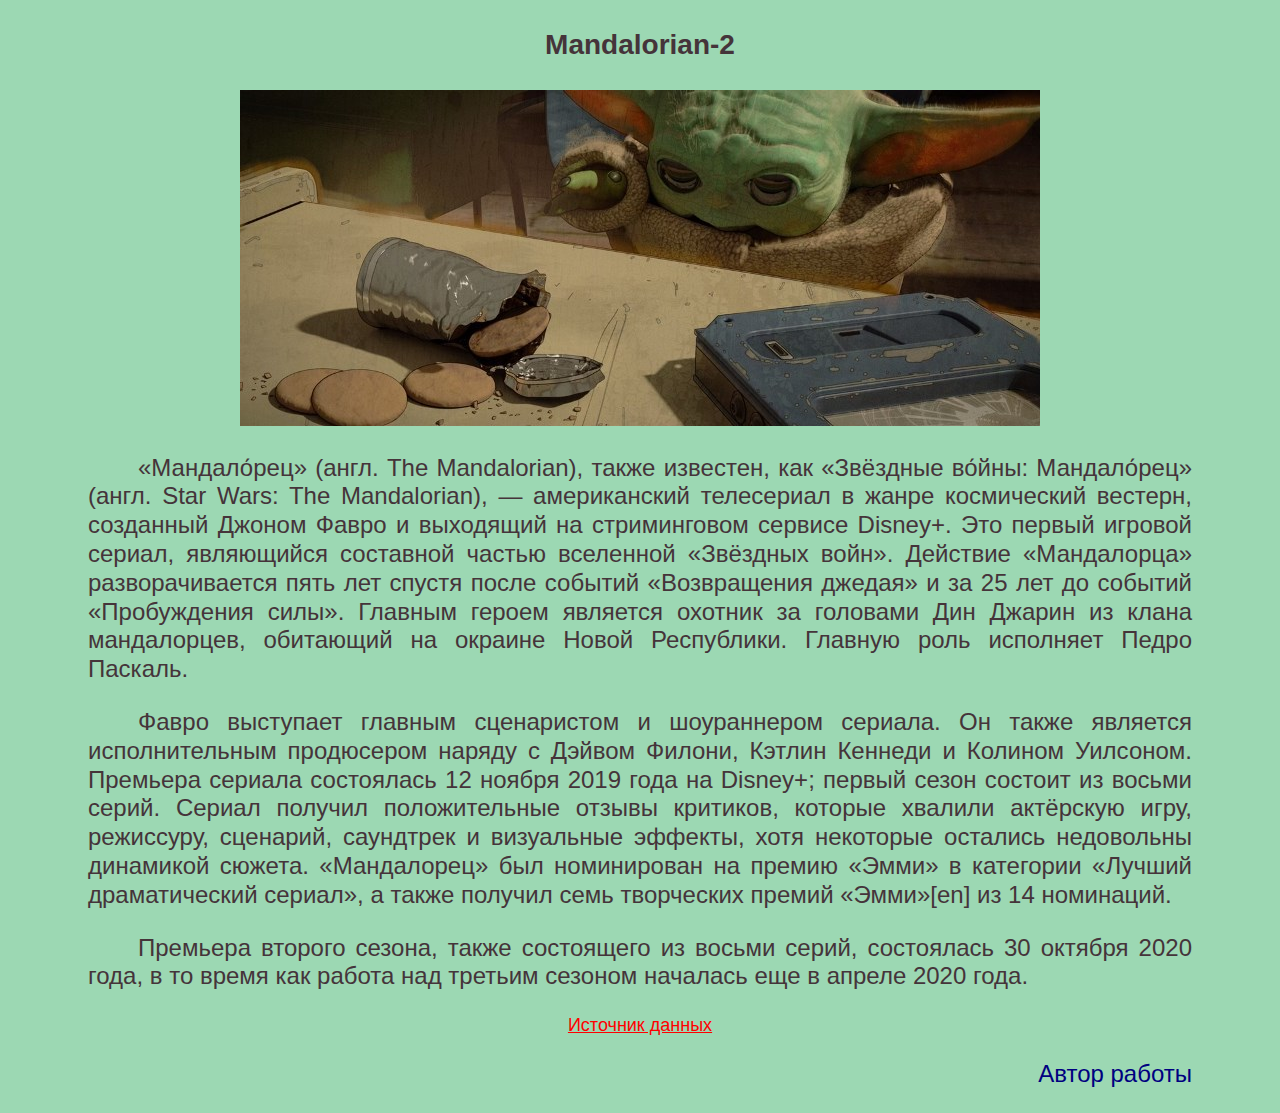
<file: index.html>
<!DOCTYPE html>
<html lang="ru">

<head>
    <meta charset="UTF-8">
    <title>Мандалорец</title>
    <link rel="stylesheet" href="style.css">
	<link rel="shortcut icon" href="favicon.ico">
</head>

<body>
    <div>
        <p class="title">Mandalorian-2</p>
        <img src="./mandalorian.jpg" alt="Тут будет картинка">
        <p class="text">«Мандало́рец» (англ. The Mandalorian), также известен, как «Звёздные во́йны: Мандало́рец» (англ. Star Wars: The
            Mandalorian), — американский телесериал в жанре космический вестерн, созданный Джоном Фавро и выходящий на
            стриминговом сервисе Disney+. Это первый игровой сериал, являющийся составной частью вселенной «Звёздных войн». 
            Действие «Мандалорца» разворачивается пять лет спустя после событий «Возвращения джедая» и за 25 лет до событий «Пробуждения силы».
            Главным героем является охотник за головами Дин Джарин из клана мандалорцев, обитающий на окраине Новой Республики. 
            Главную роль исполняет Педро Паскаль.</p>
        <p class="text">Фавро выступает главным сценаристом и шоураннером сериала. Он также является исполнительным продюсером наряду с
            Дэйвом Филони, Кэтлин Кеннеди и Колином Уилсоном. 
            Премьера сериала состоялась 12 ноября 2019 года на Disney+; 
            первый сезон состоит из восьми серий. Сериал получил положительные отзывы критиков, которые хвалили актёрскую игру, режиссуру,
            сценарий, саундтрек и визуальные эффекты, хотя некоторые остались недовольны динамикой сюжета. «Мандалорец» был
            номинирован на премию «Эмми» в категории «Лучший драматический сериал», а также получил семь творческих премий
            «Эмми»[en] из 14 номинаций.</p>
        <p class="text">Премьера второго сезона, также состоящего из восьми серий, состоялась 30 октября 2020 года, в то время как работа над
            третьим сезоном началась еще в апреле 2020 года.</p>
            
        <a href="https://ru.wikipedia.org/wiki/%D0%9C%D0%B0%D0%BD%D0%B4%D0%B0%D0%BB%D0%BE%D1%80%D0%B5%D1%86" target="_blank">Источник данных</a>

        <p class="label">Автор работы</p>
    </div>

</body>

</html>
</file>
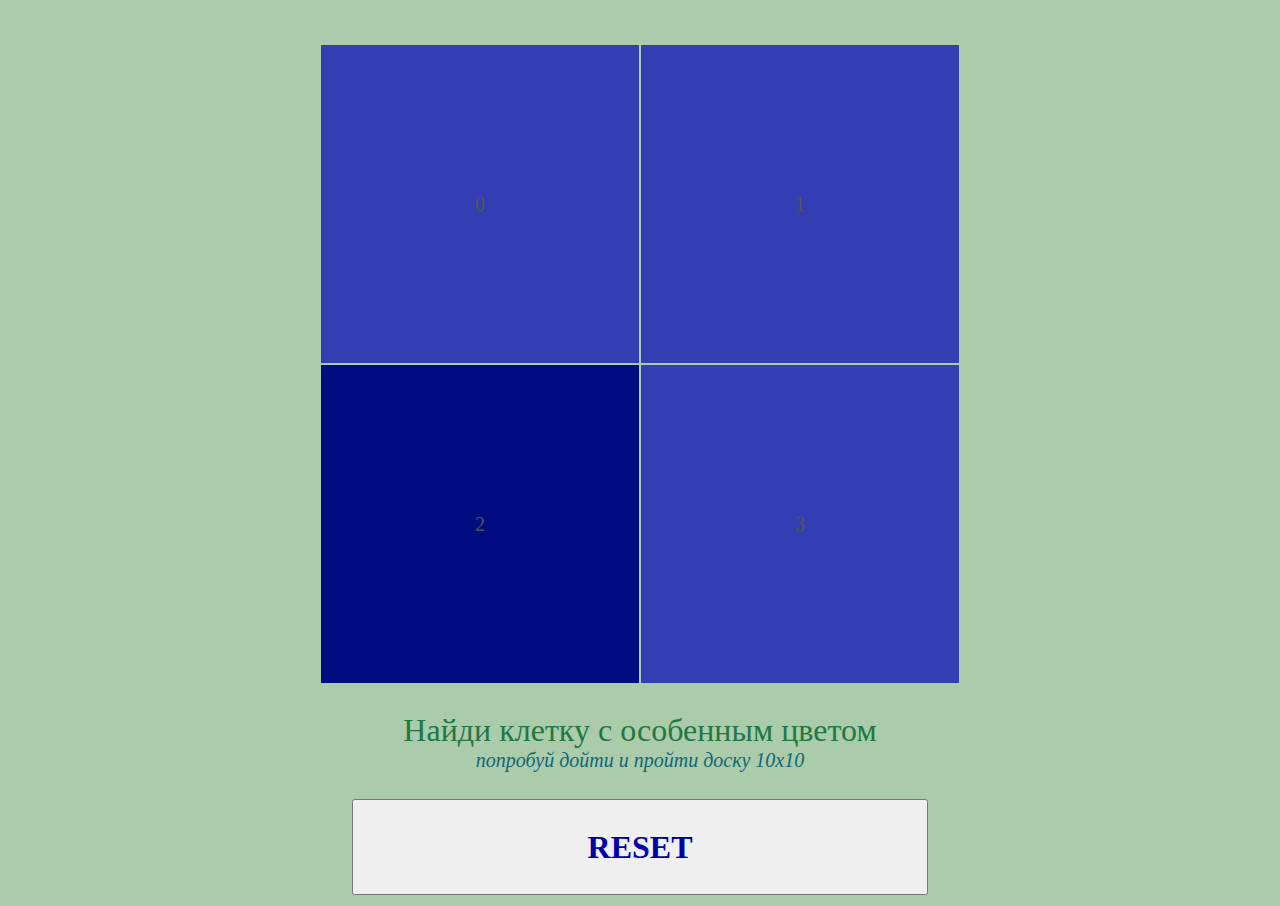
<file: doc/index.html>
<!DOCTYPE html>
<html>
<head>
	<title>colors</title>
	<meta charset="utf-8">  
	<link rel="shortcut icon" href="favicon.ico">
	<link rel="stylesheet" type="text/css" href="colors.css">
	<script type="text/javascript" src="colors.js"></script>
</head>	

<body onload="fill_table()">
<center>
	<br>
	<table align=center width=700>
		<tr>
			<td>
				<script>
					var zagol = window.location.href; // взять заголовок из адресной строки	
					var params = zagol.split("?")[1]; // разделить на массив по символу ? и взять элемент с индексом 1
					var size = 2; // начальная размерность таблицы
					var sdvig_min = 15; // нижняя граница сдвига
					if (typeof params != "undefined"){
						size = parseInt(params.split("=")[1]); // взять из заголовка
						sdvig_min = parseInt(params.split("=")[2]); // взять из заголовка
					}					
					print_table(size);
				</script>
			</td>
		</tr>
		<tr>
			<td>
				<br>
				<div class=hi>Найди клетку с особенным цветом</div>
				<div class=lowi>попробуй дойти и пройти доску 10х10</div>
			</td>
		</tr>
		<tr>
			<td>
				<br>
				<input id = "btnReset" type="button" class="btn" value="RESET" onclick=reset_page(); />
			</td>
		</tr>
	</table>

</center>
</body>
</html>
</file>
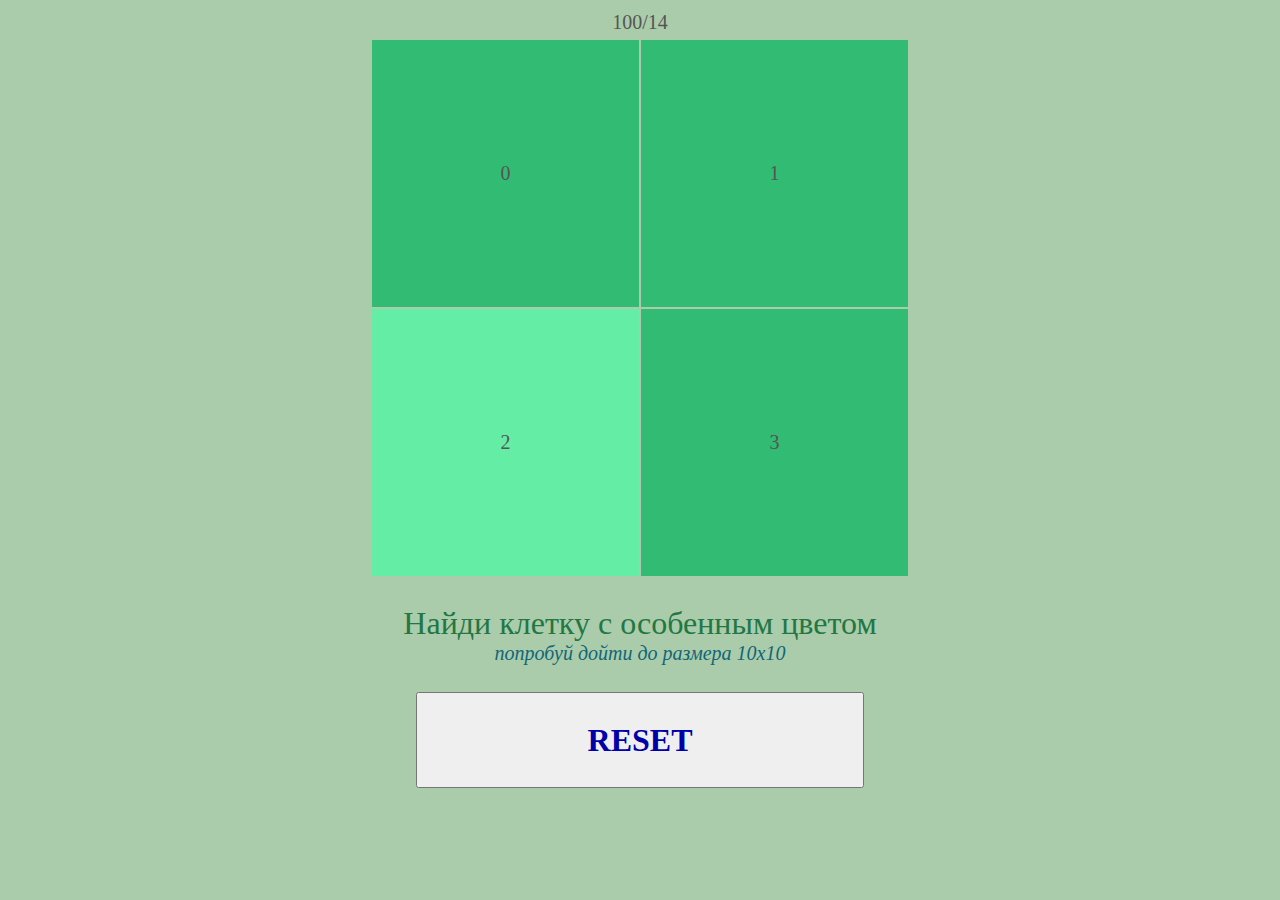
<file: docs/index.html>
<!DOCTYPE html>
<html>
<head>
	<title>colors</title>
	<meta charset="utf-8">  
	<link rel="shortcut icon" href="favicon.ico">
	<link rel="stylesheet" type="text/css" href="colors.css">
	<script type="text/javascript" src="colors.js"></script>
</head>	

<body onload="fill_table()">
<center>
	<table align=center width=700>
		<tr>
			<td>
				<div id=num>100</div>
			</td>
		</tr>
		<tr>
			<td>
				<script>
					var zagol = window.location.href; // взять заголовок из адресной строки	
					var params = zagol.split("?")[1]; // разделить на массив по символу ? и взять элемент с индексом 1
					var size = 2; // начальная размерность таблицы
					var sdvig_min = 14; // нижняя граница сдвига
					if (typeof params != "undefined"){
						size = parseInt(params.split("=")[1]); // взять из заголовка
						sdvig_min = parseInt(params.split("=")[2]); // взять из заголовка
					}					
					print_table(size);
				</script>
			</td>
		</tr>
		<tr>
			<td>
				<br>
				<div class=hi>Найди клетку с особенным цветом</div>
				<div class=lowi>попробуй дойти до размера 10х10</div>
			</td>
		</tr>
		<tr>
			<td>
				<br>
				<input id = "btnReset" type="button" class="btn" value="RESET" onclick=reset_page(); />
			</td>
		</tr>
	</table>

</center>
</body>
</html>
</file>
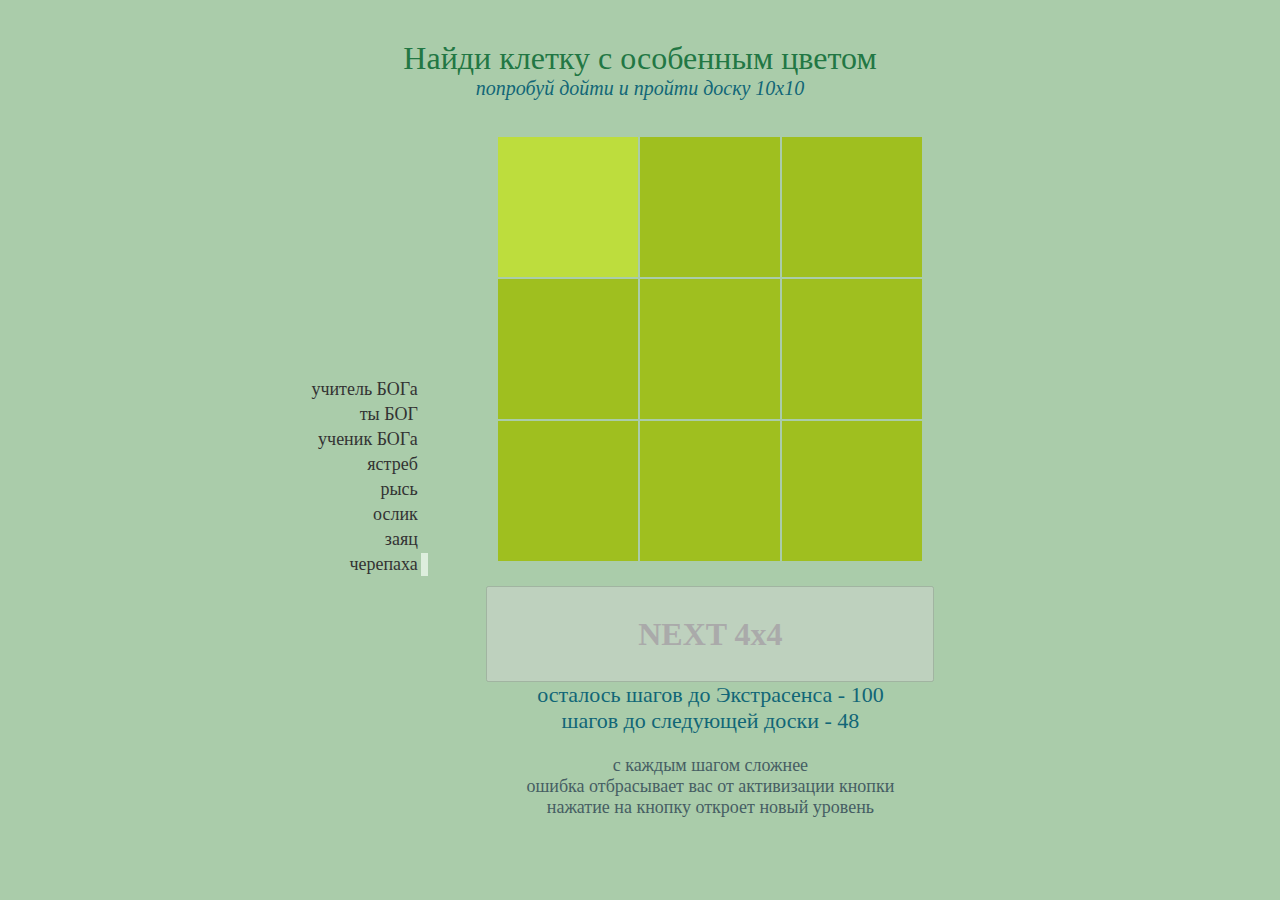
<file: inst/index.html>
<!DOCTYPE html>
<html>
<head>
	<title>colors</title>
	<meta charset="utf-8">  
	<link rel="shortcut icon" href="favicon.ico">
	<link rel="stylesheet" type="text/css" href="colors.css">
	<script type="text/javascript" src="colors.js"></script>
</head>	

<body onload="start_page()">
<center>

	<br>
	<div class=hi>Найди клетку с особенным цветом</div>
	<div class=lowi>попробуй дойти и пройти доску 10х10</div>
	<br>

	<table align=center width=700>
		<tr>
			<td width=20%>
				<table width=100%>
					<script type="text/javascript">
						for (var i=0; i<arr_name.length; i++){
							document.write('<tr><td class=posName>'+arr_name[i]+'</td><td class=posPos id=td_pos_'+i.toString()+' width=5></td></tr>');
						}
					</script>				
				</table>
			</td>

			<td>
				<script>
					var zagol = window.location.href; // взять заголовок из адресной строки	
					var param = zagol.split("?")[1]; // разделить на массив по символу ? и взять элемент с индексом 1
					var paramValue; // размерность таблицы
					if (typeof param != "undefined"){
						paramValue = param.split("=")[1]; // взять из заголовка
					}
					else{
						paramValue = '3';
					}
					row = parseInt(paramValue);
					col = parseInt(paramValue);
					print_table(row, col);
				</script>
				<br>
				<input id = "btnNext" type="button"	class="btn"	onclick=next_page(); />
				<br>
				<div class=low id=res1>осталось шагов до Экстрасенса - 100</div>
				<div class=low id=lblNext>переход к следующему уровню пока закрыт</div>	

				<div class=lower ><br>с каждым шагом сложнее<br>ошибка отбрасывает вас от активизации кнопки<br>нажатие на кнопку откроет новый уровень</div>
			</td>
		</tr>
 	</table>

</center>
</body>
</html>
</file>
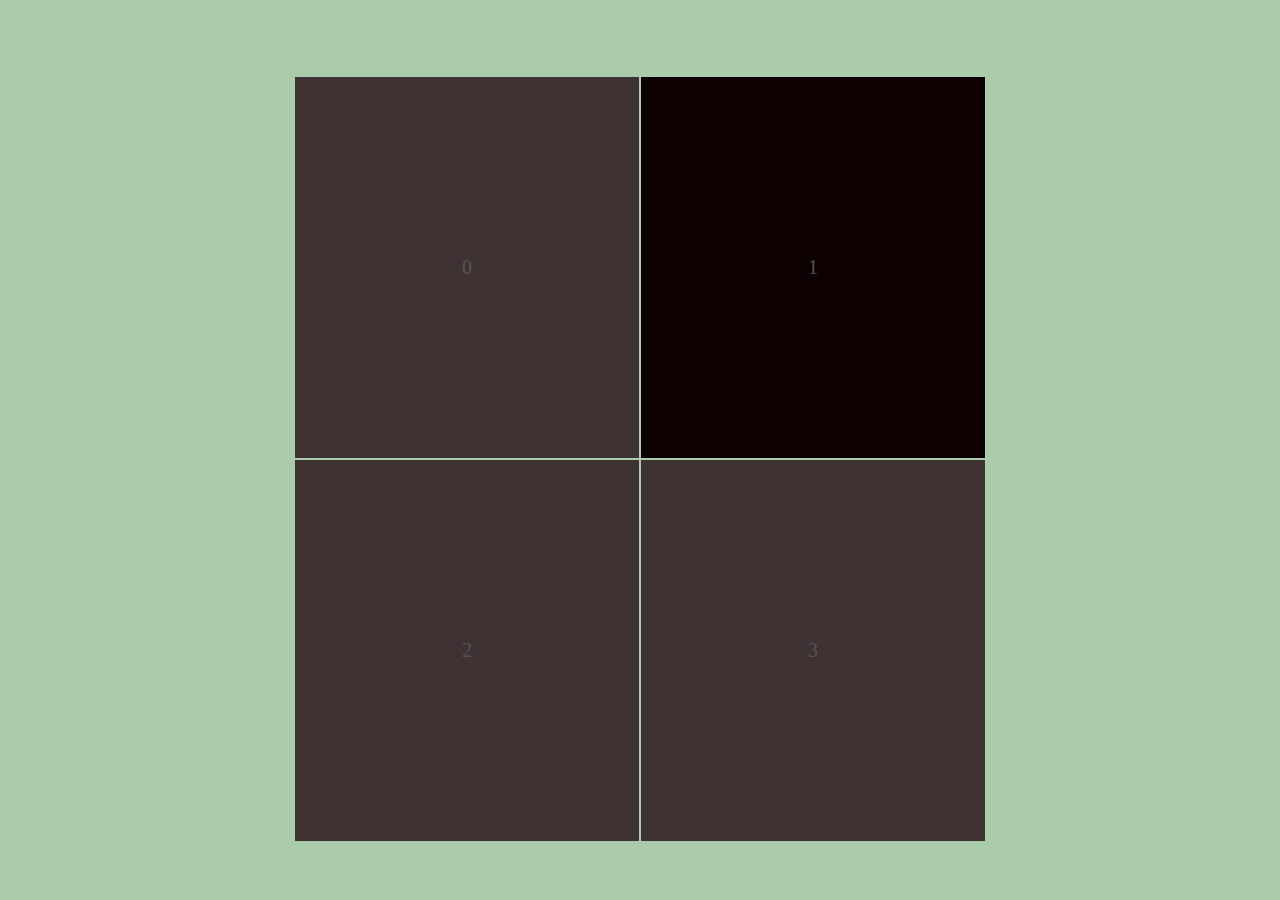
<file: tests/index.html>
<!DOCTYPE html>
<html>
<head>
	<title>colors</title>
	<meta charset="utf-8">  
	<link rel="shortcut icon" href="favicon.ico">
	<link rel="stylesheet" type="text/css" href="colors.css">
	<script type="text/javascript" src="colors.js"></script>
</head>	

<body onload="fill_table()">
<center>
	<br><br>
	<table align=center width=700>
		<tr>
			<td>
				<script>
					var zagol = window.location.href; // взять заголовок из адресной строки	
					var params = zagol.split("?")[1]; // разделить на массив по символу ? и взять элемент с индексом 1
					var size = 2; // начальная размерность таблицы
					var sdvig_min = 15; // нижняя граница сдвига
					if (typeof params != "undefined"){
						size = parseInt(params.split("=")[1]); // взять из заголовка
						sdvig_min = parseInt(params.split("=")[2]); // взять из заголовка
					}					
					print_table(size);
				</script>
			</td>
		</tr>
 	</table>
</center>
</body>
</html>
</file>
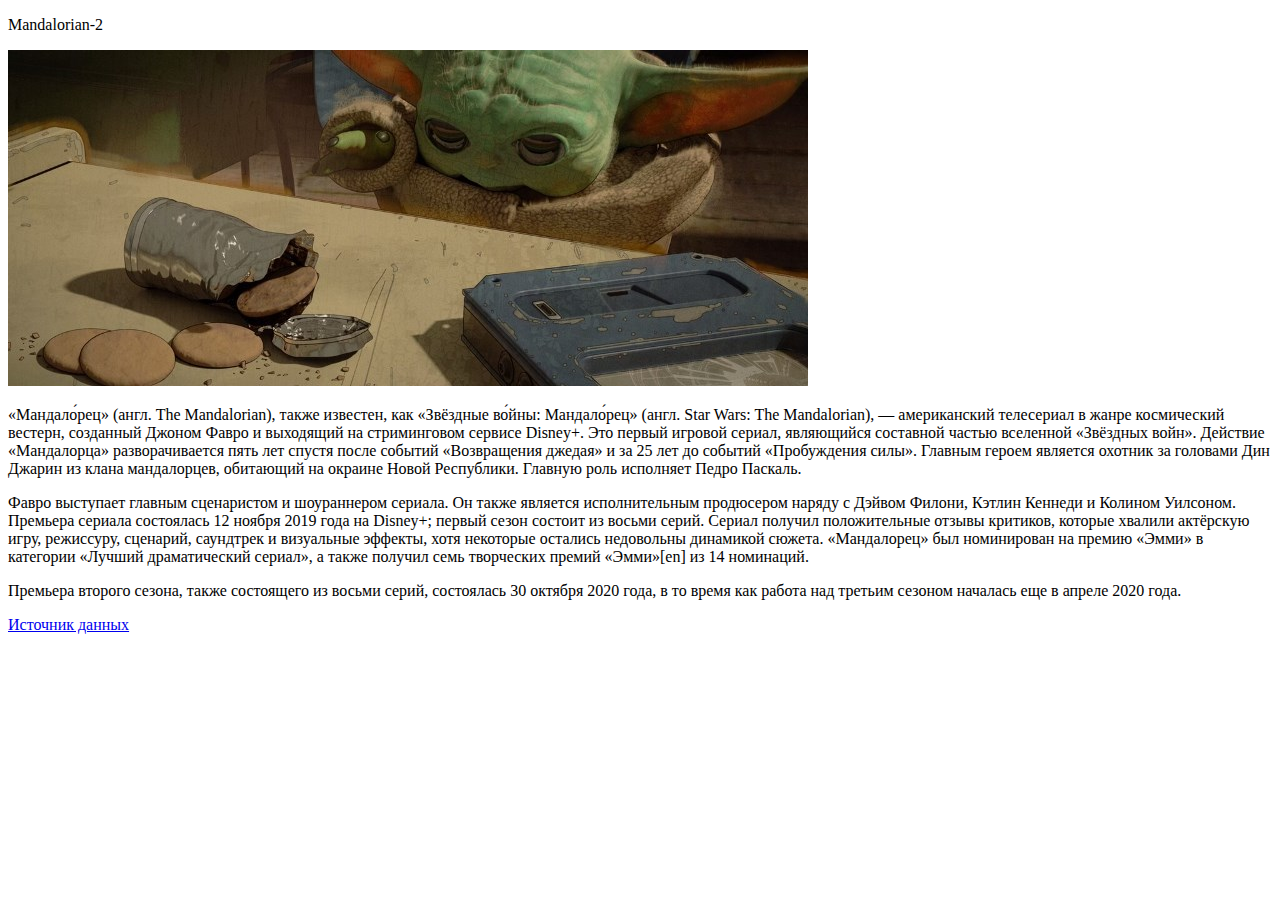
<file: testing_longread/02/index.html>
<!DOCTYPE html>
<html lang="ru">

<head>
    <meta charset="UTF-8">
    <title>Заголовок</title>
</head>

<body>

    <p>Mandalorian-2</p>
    <img src="./mandalorian.jpg" alt="Тут будет картинка">   
    <p>«Мандало́рец» (англ. The Mandalorian), также известен, как «Звёздные во́йны: Мандало́рец» (англ. Star Wars: The
    Mandalorian), — американский телесериал в жанре космический вестерн, созданный Джоном Фавро и выходящий на стриминговом
    сервисе Disney+. Это первый игровой сериал, являющийся составной частью вселенной «Звёздных войн». Действие «Мандалорца»
    разворачивается пять лет спустя после событий «Возвращения джедая» и за 25 лет до событий «Пробуждения силы». Главным
    героем является охотник за головами Дин Джарин из клана мандалорцев, обитающий на окраине Новой Республики. Главную роль
    исполняет Педро Паскаль.</p>
    <p>Фавро выступает главным сценаристом и шоураннером сериала. Он также является исполнительным продюсером наряду с Дэйвом
    Филони, Кэтлин Кеннеди и Колином Уилсоном. Премьера сериала состоялась 12 ноября 2019 года на Disney+; первый сезон
    состоит из восьми серий. Сериал получил положительные отзывы критиков, которые хвалили актёрскую игру, режиссуру,
    сценарий, саундтрек и визуальные эффекты, хотя некоторые остались недовольны динамикой сюжета. «Мандалорец» был
    номинирован на премию «Эмми» в категории «Лучший драматический сериал», а также получил семь творческих премий
    «Эмми»[en] из 14 номинаций.</p>
    <p>Премьера второго сезона, также состоящего из восьми серий, состоялась 30 октября 2020 года, в то время как работа над
    третьим сезоном началась еще в апреле 2020 года.</p>
    <a href="https://ru.wikipedia.org/wiki/%D0%9C%D0%B0%D0%BD%D0%B4%D0%B0%D0%BB%D0%BE%D1%80%D0%B5%D1%86">Источник данных</a>

</body>

</html>
</file>
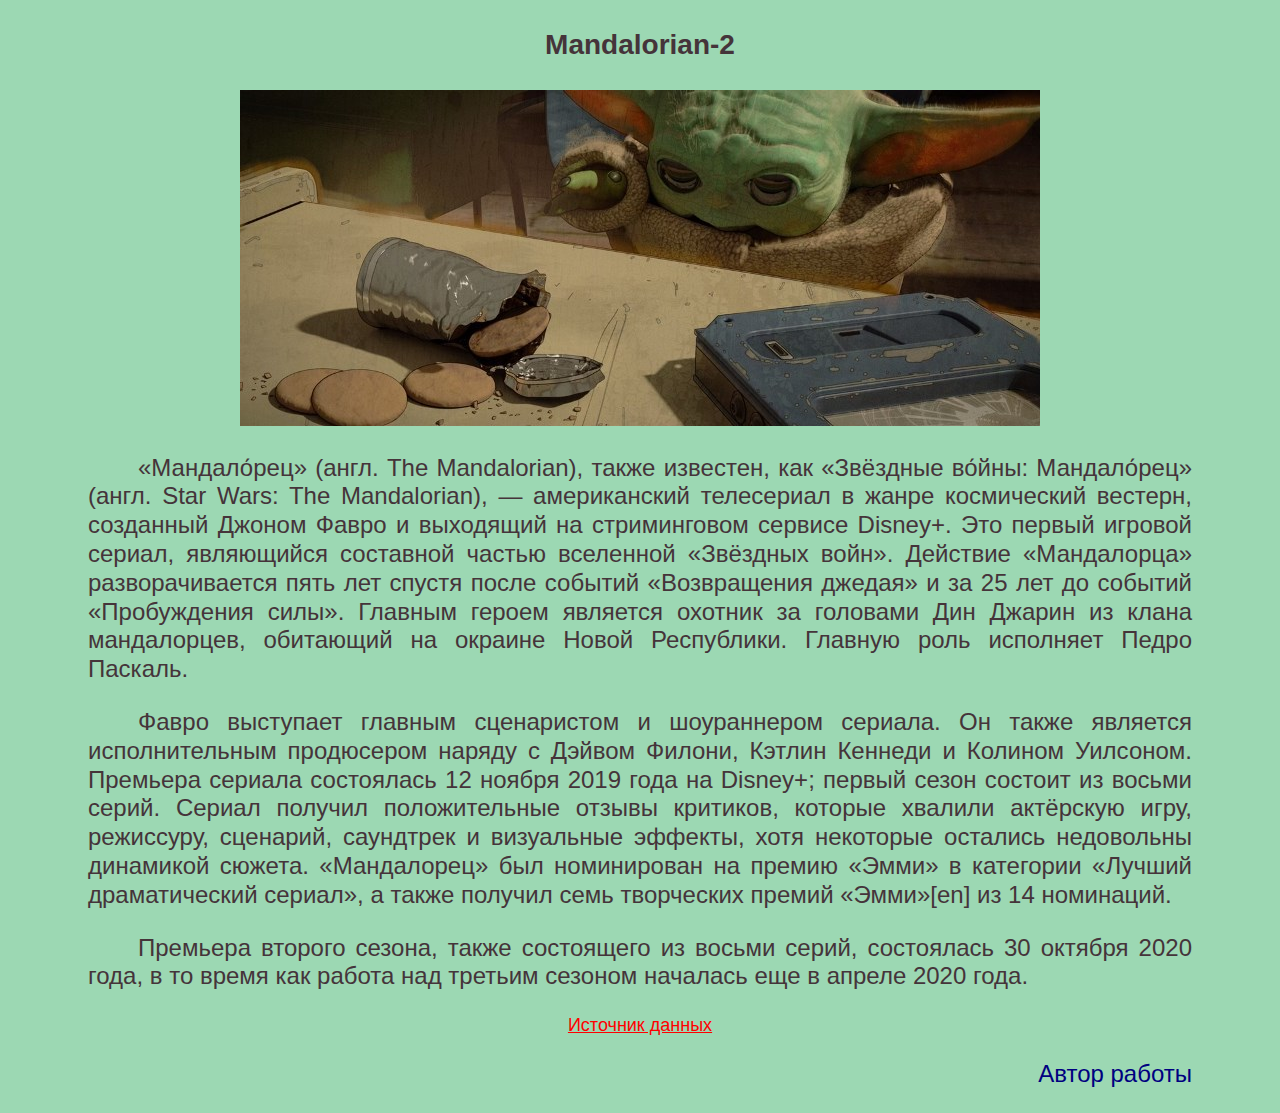
<file: testing_longread/03/index.html>
<!DOCTYPE html>
<html lang="ru">

<head>
    <meta charset="UTF-8">
    <title>Мандалорец</title>
    <link rel="stylesheet" href="style.css">
	<link rel="shortcut icon" href="favicon.ico">
</head>

<body>
    <div>
        <p class="title">Mandalorian-2</p>
        <img src="./mandalorian.jpg" alt="Тут будет картинка">
        <p class="text">«Мандало́рец» (англ. The Mandalorian), также известен, как «Звёздные во́йны: Мандало́рец» (англ. Star Wars: The
            Mandalorian), — американский телесериал в жанре космический вестерн, созданный Джоном Фавро и выходящий на
            стриминговом сервисе Disney+. Это первый игровой сериал, являющийся составной частью вселенной «Звёздных войн». 
            Действие «Мандалорца» разворачивается пять лет спустя после событий «Возвращения джедая» и за 25 лет до событий «Пробуждения силы».
            Главным героем является охотник за головами Дин Джарин из клана мандалорцев, обитающий на окраине Новой Республики. 
            Главную роль исполняет Педро Паскаль.</p>
        <p class="text">Фавро выступает главным сценаристом и шоураннером сериала. Он также является исполнительным продюсером наряду с
            Дэйвом Филони, Кэтлин Кеннеди и Колином Уилсоном. 
            Премьера сериала состоялась 12 ноября 2019 года на Disney+; 
            первый сезон состоит из восьми серий. Сериал получил положительные отзывы критиков, которые хвалили актёрскую игру, режиссуру,
            сценарий, саундтрек и визуальные эффекты, хотя некоторые остались недовольны динамикой сюжета. «Мандалорец» был
            номинирован на премию «Эмми» в категории «Лучший драматический сериал», а также получил семь творческих премий
            «Эмми»[en] из 14 номинаций.</p>
        <p class="text">Премьера второго сезона, также состоящего из восьми серий, состоялась 30 октября 2020 года, в то время как работа над
            третьим сезоном началась еще в апреле 2020 года.</p>
            
        <a href="https://ru.wikipedia.org/wiki/%D0%9C%D0%B0%D0%BD%D0%B4%D0%B0%D0%BB%D0%BE%D1%80%D0%B5%D1%86" target="_blank">Источник данных</a>

        <p class="label">Автор работы</p>
    </div>

</body>

</html>
</file>
<file: style.css>
body {
    background-color: rgb(156, 216, 179);
}

div {
    text-align: center;
}

p {
    font-family: Helvetica, Arial, sans-serif;
    color: #45343A;
    font-size: 24px;

    line-height: 1.2;
    padding-left: 80px;
    padding-right: 80px;
}
p.title {
    font-size: 28px;
    font-weight: 600;
    text-align: center;
}
p.text {
    text-indent: 50px;
    text-align: justify;
}
p.label {
    text-align: right;
    color: navy;
}

a {
    font-family: Helvetica, Arial, sans-serif;
    color: red;
    font-size: 18px;
}
</file>
<file: doc/colors.css>
body
	{background: #aca; font-size: 28px;}
table.pole
	{background-color: #aca;}
td
	{color: #555; font-family: Tahoma; font-size: 20px; text-align: center;}

input {
	width: 18em;
	font-family: 'Comic Sans MS';
	font-size: 24pt;
	font-weight: bold;
	text-align: center;
}
input.btn {
	height: 3em;
	color: #0000AA;
}

div{text-align: center;}
div.hi
	{color: #274; font-family: Georgia; font-size: 32px;}
div.low
	{color: #167; font-family: Georgia; font-size: 22px;}
div.lower
	{color: rgb(70, 94, 99); font-family: Georgia; font-size: 18px;}
div.lowi
	{font-style: italic; color: #167; font-family: Georgia; font-size: 20px;}
div.lowOtv
	{color: #aaa; font-style: bold; font-family: monospace; font-size: 22px;}
</file>
<file: docs/colors.css>
body
	{background: #aca; font-size: 28px;}
table.pole
	{background-color: #aca;}
td
	{color: #555; font-family: Tahoma; font-size: 20px; text-align: center;}

input {
	width: 14em;
	font-family: 'Comic Sans MS';
	font-size: 24pt;
	font-weight: bold;
	text-align: center;
}
input.btn {
	height: 3em;
	color: #0000AA;
}

div{text-align: center;}
div.hi
	{color: #274; font-family: Georgia; font-size: 32px;}
div.low
	{color: #167; font-family: Georgia; font-size: 22px;}
div.lower
	{color: rgb(70, 94, 99); font-family: Georgia; font-size: 18px;}
div.lowi
	{font-style: italic; color: #167; font-family: Georgia; font-size: 20px;}
div.lowOtv
	{color: #aaa; font-style: bold; font-family: monospace; font-size: 22px;}
</file>
<file: inst/colors.css>
body
	{background: #aca; font-size: 28px;}
table.pole
	{background-color: #aca;}
td
	{color: #555; font-family: Tahoma; font-size: 20px; text-align: center;}
td.posName
	{color: #333; font-family: Tahoma; font-size: 18px; text-align: right;}
td.posPos
	{color: #333; background-color: #aca; font-family: Tahoma; font-size: 18px; text-align: right;}

div{text-align: center;}
div.hi
	{color: #274; font-family: Georgia; font-size: 32px;}
div.low
	{color: #167; font-family: Georgia; font-size: 22px;}
div.lower
	{color: rgb(70, 94, 99); font-family: Georgia; font-size: 18px;}
div.lowi
	{font-style: italic; color: #167; font-family: Georgia; font-size: 20px;}
div.lowOtv
	{color: #aaa; font-style: bold; font-family: monospace; font-size: 22px;}

input {
	width: 14em;
	font-family: 'Comic Sans MS';
	font-size: 24pt;
	font-weight: bold;
	text-align: center;
}
input.btn {
	height: 3em;
	color: #0000AA;
}
</file>
<file: tests/colors.css>
body
	{background: #aca; font-size: 28px;}
table.pole
	{background-color: #aca;}
td
	{color: #555; font-family: Tahoma; font-size: 20px; text-align: center;}

div{text-align: center;}
div.hi
	{color: #274; font-family: Georgia; font-size: 32px;}
div.low
	{color: #167; font-family: Georgia; font-size: 22px;}
div.lower
	{color: rgb(70, 94, 99); font-family: Georgia; font-size: 18px;}
div.lowi
	{font-style: italic; color: #167; font-family: Georgia; font-size: 20px;}
div.lowOtv
	{color: #aaa; font-style: bold; font-family: monospace; font-size: 22px;}
</file>
<file: testing_longread/03/style.css>
body {
    background-color: rgb(156, 216, 179);
}

div {
    text-align: center;
}

p {
    font-family: Helvetica, Arial, sans-serif;
    color: #45343A;
    font-size: 24px;

    line-height: 1.2;
    padding-left: 80px;
    padding-right: 80px;
}
p.title {
    font-size: 28px;
    font-weight: 600;
    text-align: center;
}
p.text {
    text-indent: 50px;
    text-align: justify;
}
p.label {
    text-align: right;
    color: navy;
}

a {
    font-family: Helvetica, Arial, sans-serif;
    color: red;
    font-size: 18px;
}
</file>
